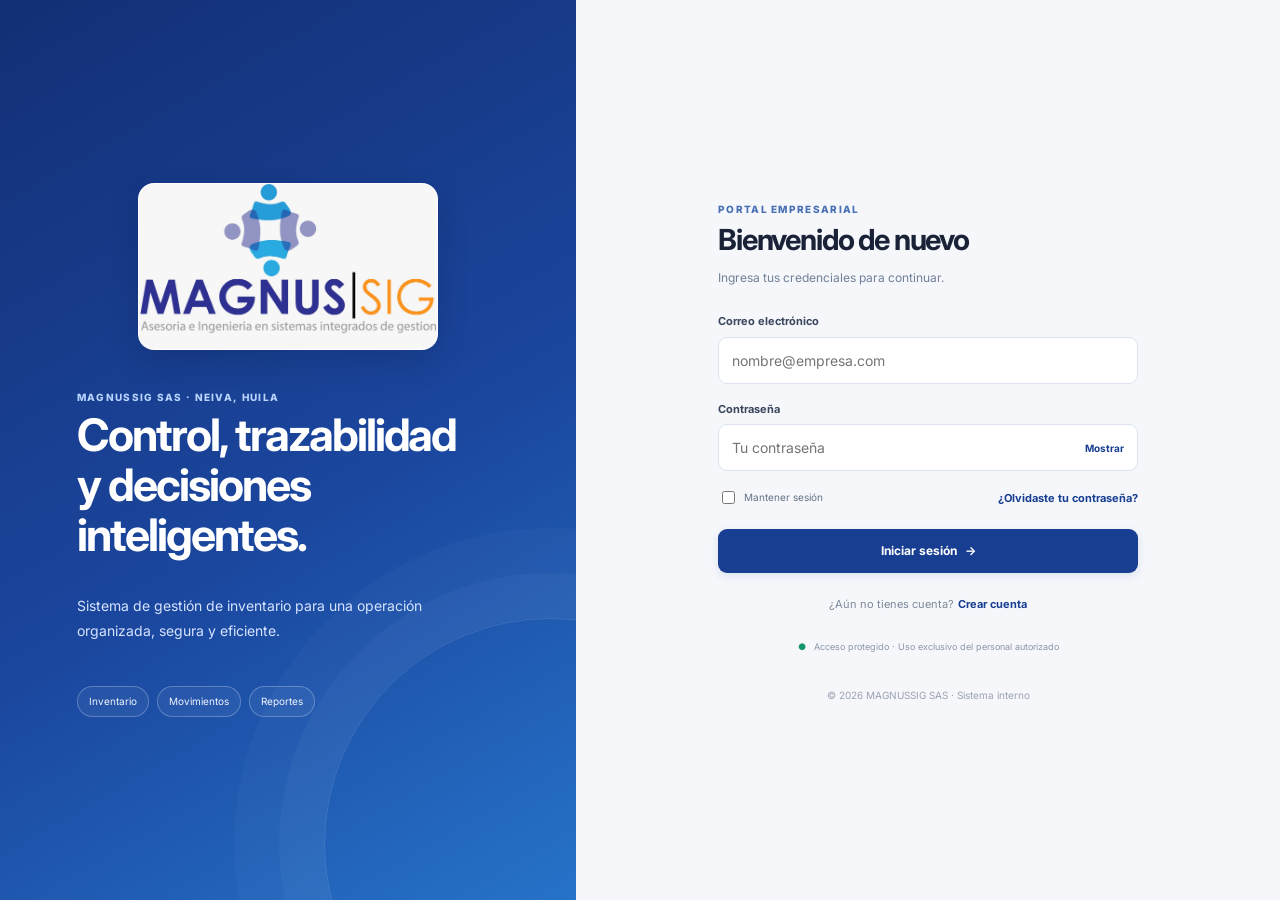
<file: frontend/index.html>
<!doctype html>
<html lang="es"><head><meta charset="utf-8"><meta name="viewport" content="width=device-width,initial-scale=1"><meta name="theme-color" content="#183e91"><title>Inventario | MAGNUSSIG SIG</title><link rel="stylesheet" href="css/styles.css"></head>
<body><div class="app-shell" id="appShell">
<aside class="sidebar" id="sidebar"><div class="brand-lockup"><img src="assets/magnussig-logo.jpeg" alt="MAGNUSSIG SIG" class="sidebar-logo" onerror="this.style.display='none'"></div>
<div class="workspace-label">ESPACIO DE TRABAJO</div><nav class="nav" id="mainNav">
<button class="nav-item active" data-view="dashboard"><span>▦</span>Dashboard</button><button class="nav-item" data-view="productos"><span>◈</span>Productos <em id="navProducts">0</em></button><button class="nav-item" data-view="categorias"><span>▤</span>Categorías</button><button class="nav-item" data-view="movimientos"><span>⇄</span>Movimientos</button><button class="nav-item" data-view="ventas"><span>$</span>Ventas</button><button class="nav-item" data-view="usuarios" id="usersNav"><span>♙</span>Usuarios</button><button class="nav-item" data-view="reportes"><span>▥</span>Reportes</button>
</nav></aside>
<div class="sidebar-scrim" id="sidebarScrim"></div><main class="main-area"><header class="topbar"><button class="icon-button menu-button" id="menuButton" aria-label="Abrir menú">☰</button><div class="breadcrumbs"><span>Administración</span><b>/</b><strong id="breadcrumbTitle">Dashboard</strong></div><div class="topbar-right"><label class="global-search"><span>⌕</span><input id="globalSearch" placeholder="Buscar en el sistema..." aria-label="Buscar en el sistema"><kbd>Ctrl K</kbd></label><div class="topbar-user-menu"><button type="button" class="topbar-user" id="userMenuButton" aria-haspopup="menu" aria-expanded="false"><div class="avatar" id="userAvatar">A</div><div><strong id="topUserName">Administrador</strong><small id="topUserRole">Administrador</small></div><span class="user-menu-chevron">⌄</span></button><div class="user-dropdown" id="userDropdown" role="menu"><button type="button" role="menuitem" data-view-link="configuracion"><span>⚙</span> Configuración</button><button type="button" role="menuitem" id="helpCard"><span>i</span> ¿Necesitas ayuda?</button><button type="button" role="menuitem" class="logout-link" id="logoutBtn"><span>⇥</span> Cerrar sesión</button></div></div></div></header>
<div class="page-content" id="pageContent">
<section class="view active" id="view-dashboard"><div class="page-heading"><div><div class="eyebrow">RESUMEN GENERAL</div><h1>Dashboard</h1><p>Bienvenido, <strong id="welcomeName">Administrador</strong>. Este es el estado actual del inventario.</p></div><div class="heading-actions"><span class="date-chip" id="todayDate"></span><button class="btn btn-primary" data-action="new-movement">＋ Registrar movimiento</button></div></div>
<div class="metric-grid" id="metricGrid"></div><div class="dashboard-grid"><section class="surface-card chart-card"><div class="card-heading"><div><h2>Movimientos de inventario</h2><p>Entradas y salidas recientes</p></div><select id="chartRange" aria-label="Periodo del gráfico"><option value="7">Últimos 7 días</option><option value="30">Últimos 30 días</option></select></div><div class="chart-legend"><span><i class="legend-dot in"></i>Entradas</span><span><i class="legend-dot out"></i>Salidas</span></div><div id="movementChart" class="chart-area"></div></section><section class="surface-card quick-card"><div class="card-heading"><div><h2>Acciones rápidas</h2><p>Accede a tareas habituales</p></div></div><button class="quick-action" data-action="new-product"><span class="quick-icon blue">＋</span><span><b>Agregar producto</b><small>Registrar un artículo nuevo</small></span><span class="arrow">→</span></button><button class="quick-action" data-action="new-movement"><span class="quick-icon green">⇄</span><span><b>Registrar movimiento</b><small>Entrada o salida de stock</small></span><span class="arrow">→</span></button><button class="quick-action" data-action="view-low-stock"><span class="quick-icon amber">!</span><span><b>Revisar stock bajo</b><small>Ver productos que requieren atención</small></span><span class="arrow">→</span></button></section></div>
<section class="surface-card table-card"><div class="card-heading"><div><h2>Productos que requieren atención</h2><p>Inventario agotado o por debajo del mínimo</p></div><button class="btn btn-secondary btn-small" data-view-link="productos">Ver todos →</button></div><div class="table-scroll"><table class="data-table"><thead><tr><th>CÓDIGO</th><th>PRODUCTO</th><th>CATEGORÍA</th><th>STOCK ACTUAL</th><th>STOCK MÍNIMO</th><th>ESTADO</th><th></th></tr></thead><tbody id="attentionBody"></tbody></table></div></section></section>
<section class="view" id="view-productos"><div class="page-heading"><div><div class="eyebrow">CATÁLOGO</div><h1>Productos</h1><p>Administra los artículos y sus niveles de existencias.</p></div><button class="btn btn-primary" data-action="new-product">＋ Nuevo producto</button></div><section class="surface-card"><div class="list-toolbar"><label class="table-search">⌕ <input id="productSearch" placeholder="Buscar por nombre, código o categoría..."></label><select id="productStatusFilter"><option value="activos">Productos activos</option><option value="disponible">Disponible</option><option value="bajo">Stock bajo</option><option value="agotado">Agotado</option><option value="inactivos">Inactivos anteriores</option><option value="todos">Todos los productos</option></select><button class="btn btn-secondary btn-small" id="exportProducts">↓ Exportar CSV</button></div><div class="table-scroll"><table class="data-table"><thead><tr><th>CÓDIGO</th><th>PRODUCTO</th><th>CATEGORÍA</th><th>PRECIO UNITARIO</th><th>STOCK</th><th>STOCK MÍNIMO</th><th>ESTADO</th><th>ACCIONES</th></tr></thead><tbody id="productsBody"></tbody></table></div><div class="table-footer" id="productsFooter"></div></section></section>
<section class="view" id="view-categorias"><div class="page-heading"><div><div class="eyebrow">ORGANIZACIÓN</div><h1>Categorías</h1><p>Busca por categoría o por producto; cada resultado muestra su categoría asociada.</p></div><button class="btn btn-primary" data-action="new-category">＋ Nueva categoría</button></div><section class="surface-card"><div class="list-toolbar"><label class="table-search">⌕ <input id="categorySearch" placeholder="Buscar por nombre de categoría, producto o código..."></label></div><div id="categoryGrid" class="category-grid"></div></section></section>
<section class="view" id="view-movimientos"><div class="page-heading"><div><div class="eyebrow">TRAZABILIDAD</div><h1>Movimientos</h1><p>Consulta y registra entradas, salidas y ajustes de inventario.</p></div><button class="btn btn-primary" data-action="new-movement">＋ Registrar movimiento</button></div><section class="surface-card"><div class="list-toolbar"><label class="table-search">⌕ <input id="movementSearch" placeholder="Buscar producto o referencia..."></label><select id="movementTypeFilter"><option value="">Todos los tipos</option><option value="entrada">Entrada</option><option value="salida">Salida</option><option value="ajuste">Ajuste</option></select></div><div class="table-scroll"><table class="data-table"><thead><tr><th>FECHA</th><th>REFERENCIA</th><th>PRODUCTO</th><th>TIPO</th><th>CANTIDAD</th><th>USUARIO</th><th>OBSERVACIÓN</th></tr></thead><tbody id="movementsBody"></tbody></table></div></section></section>
<section class="view" id="view-ventas"><div class="page-heading"><div><div class="eyebrow">VENTAS</div><h1>Registro de ventas</h1><p>Registra productos, cantidades y forma de pago; el inventario se descuenta automáticamente.</p></div><button class="btn btn-primary" data-action="new-sale">＋ Registrar venta</button></div><section class="surface-card"><div class="list-toolbar"><label class="table-search">⌕ <input id="saleSearch" placeholder="Buscar por referencia, cliente o producto..."></label></div><div class="table-scroll"><table class="data-table"><thead><tr><th>FECHA</th><th>REFERENCIA</th><th>CLIENTE</th><th>PRODUCTOS</th><th>FORMA DE PAGO</th><th>VENDEDOR</th><th>TOTAL</th></tr></thead><tbody id="salesBody"></tbody></table></div></section></section>
<section class="view" id="view-usuarios"><div class="page-heading"><div><div class="eyebrow">ACCESOS</div><h1>Usuarios</h1><p>Las cuentas creadas por empleados o desde el registro quedan pendientes hasta que el super administrador las acepte.</p></div><button class="btn btn-primary" data-action="new-user">＋ Crear usuario</button></div><section class="surface-card"><div class="card-heading user-requests-heading"><div><h2>Solicitudes de acceso</h2><p id="pendingUsersSummary">Cargando solicitudes…</p></div></div><div class="list-toolbar"><label class="table-search">⌕ <input id="userSearch" placeholder="Buscar por nombre o correo..."></label></div><div class="table-scroll"><table class="data-table"><thead><tr><th>USUARIO</th><th>CORREO</th><th>ROL</th><th>ESTADO</th><th>REGISTRO</th><th>ACCIONES</th></tr></thead><tbody id="usersBody"></tbody></table></div></section></section>
<section class="view" id="view-reportes"><div class="page-heading"><div><div class="eyebrow">ANÁLISIS</div><h1>Reportes</h1><p>Indicadores y exportaciones para apoyar las decisiones operativas.</p></div><button class="btn btn-primary" id="exportReport">↓ Exportar inventario</button></div><div class="report-grid" id="reportGrid"></div><section class="surface-card"><div class="card-heading"><div><h2>Resumen del inventario</h2><p>Detalle de existencias, valorización y estado.</p></div></div><div class="table-scroll"><table class="data-table"><thead><tr><th>INDICADOR</th><th>VALOR</th><th>DESCRIPCIÓN</th></tr></thead><tbody id="reportBody"></tbody></table></div></section></section>
<section class="view" id="view-configuracion"><div class="page-heading"><div><div class="eyebrow">PREFERENCIAS</div><h1>Configuración</h1><p>Preferencias de inventario y sesión.</p></div></div><section class="surface-card settings-card"><div class="settings-row"><div><b>Empresa</b><p>MAGNUSSIG SAS · Asesoría e Ingeniería en sistemas integrados de gestión</p></div><span class="setting-value">Neiva, Huila</span></div><div class="settings-row"><div><b>Umbral de stock</b><p>Los productos con existencias iguales o inferiores al mínimo se marcan como stock bajo.</p></div><span class="setting-value">Automático</span></div><div class="settings-row"><div><b>Sesión actual</b><p id="settingsSessionUser">Usuario conectado</p></div><button class="btn btn-secondary btn-small" id="settingsLogout">Cerrar sesión</button></div><div class="settings-row"><div><b>Conexión</b><p>Inventario sincronizado con la base de datos Django.</p></div><span class="status-pill" id="connectionStatus">Comprobando</span></div></section></section>
</div></main></div>
<div class="modal-backdrop" id="modalBackdrop" hidden><section class="modal" role="dialog" aria-modal="true" aria-labelledby="modalTitle"><header class="modal-header"><div><span class="eyebrow" id="modalEyebrow">GESTIÓN</span><h2 id="modalTitle">Formulario</h2></div><button class="icon-button" type="button" id="modalClose" aria-label="Cerrar">×</button></header><form id="modalForm"><div class="modal-body" id="modalBody"></div><footer class="modal-footer" id="modalFooter"><button type="button" class="btn btn-secondary" id="modalCancel">Cancelar</button><button type="submit" class="btn btn-primary" id="modalSubmit">Guardar</button></footer></form></section></div>
<div id="toastRegion" class="toast-region" aria-live="polite" aria-atomic="true"></div><script src="js/app.js"></script></body></html>
</file>
<file: frontend/css/styles.css>
@import url('https://fonts.googleapis.com/css2?family=Inter:wght@400;500;600;700;800&display=swap');
:root{font-family:Inter,system-ui,-apple-system,"Segoe UI",sans-serif;color:#192236;background:#f5f7fb;font-synthesis:none;text-rendering:optimizeLegibility;--navy:#183e91;--navy-dark:#132e70;--blue-soft:#eaf1ff;--green:#16845b;--green-soft:#e6f7ef;--amber:#b86a08;--amber-soft:#fff4db;--red:#c83743;--red-soft:#ffebed;--muted:#718096;--line:#e5e9f1;--surface:#fff;--shadow:0 8px 24px rgba(29,49,87,.05);--radius:15px}*{box-sizing:border-box}body{margin:0;font-size:14px;line-height:1.5}button,input,select,textarea{font:inherit}button{cursor:pointer}button:focus-visible,input:focus-visible,select:focus-visible,textarea:focus-visible{outline:3px solid #8db4ff;outline-offset:2px}button:disabled{opacity:.6;cursor:not-allowed}[hidden]{display:none!important}.app-shell{min-height:100vh;display:grid;grid-template-columns:258px minmax(0,1fr)}.sidebar{height:100vh;position:sticky;top:0;background:#fff;border-right:1px solid var(--line);padding:23px 16px 15px;display:flex;flex-direction:column;z-index:30}.brand-lockup{min-height:91px;padding:0 7px 22px;border-bottom:1px solid var(--line);display:flex;gap:10px;align-items:center}.sidebar-logo{max-width:100%;width:205px;max-height:68px;object-fit:contain;object-position:left center}.brand-fallback{display:flex;flex-direction:column;gap:3px}.brand-fallback b{font-size:16px;color:var(--navy);letter-spacing:.04em}.brand-fallback small{font-size:11px;color:var(--muted)}.workspace-label{font-size:10px;font-weight:700;letter-spacing:.12em;color:#98a3b5;margin:23px 10px 9px}.nav{display:grid;gap:4px}.nav-item{width:100%;border:0;background:transparent;color:#5b667a;display:flex;align-items:center;gap:13px;text-align:left;padding:11px 12px;border-radius:10px;font-weight:500;transition:background .15s,color .15s}.nav-item>span:first-child{width:20px;text-align:center;font-size:19px}.nav-item:hover{background:#f3f6fc;color:var(--navy)}.nav-item.active{background:#eaf1ff;color:var(--navy);font-weight:700}.nav-item em{margin-left:auto;font-style:normal;border-radius:7px;background:#fff;padding:1px 7px;font-size:11px}.sidebar-bottom{margin-top:auto}.help-card{margin:12px 2px 16px;padding:12px 10px;background:#f6f8fc;border-radius:12px;display:flex;gap:9px;align-items:flex-start}.help-icon{width:23px;height:23px;border-radius:50%;display:grid;place-items:center;background:#e3ebfc;color:var(--navy);font-weight:800;flex:none}.help-card div:last-child{display:grid;gap:3px}.help-card strong{font-size:11px}.help-card small{font-size:10px;line-height:1.45;color:var(--muted)}.logout-link{color:#b43b47}.main-area{min-width:0}.topbar{height:72px;position:sticky;top:0;z-index:15;background:rgba(255,255,255,.95);backdrop-filter:blur(10px);border-bottom:1px solid var(--line);padding:0 30px;display:flex;align-items:center;gap:20px}.breadcrumbs{display:flex;align-items:center;gap:11px;color:#8a95a7;font-size:12px;white-space:nowrap}.breadcrumbs b{color:#c2c9d4;font-weight:400}.breadcrumbs strong{color:#27354e;font-weight:700}.topbar-right{margin-left:auto;display:flex;align-items:center;gap:17px;min-width:0}.global-search{height:39px;width:min(300px,28vw);min-width:190px;display:flex;align-items:center;gap:9px;border:1px solid #e1e6ef;border-radius:10px;padding:0 10px;color:#8490a2}.global-search input{border:0;outline:0;min-width:0;width:100%;background:transparent;color:#344054;font-size:12px}.global-search kbd{font-size:10px;white-space:nowrap;background:#f5f7fa;padding:3px 5px;border-radius:4px}.icon-button{position:relative;width:38px;height:38px;border:0;background:transparent;border-radius:10px;color:#667287;font-size:20px}.icon-button:hover{background:#f1f4f9}.notification-button i{position:absolute;width:6px;height:6px;background:#e05260;border:1px solid white;border-radius:50%;top:8px;right:8px}.topbar-user{display:flex;align-items:center;gap:9px;border-left:1px solid var(--line);padding-left:17px;min-width:135px}.avatar{width:36px;height:36px;border-radius:50%;display:grid;place-items:center;background:#e6edff;color:var(--navy);font-size:12px;font-weight:800;flex:none}.topbar-user>div:last-child{display:grid;line-height:1.25;gap:4px;min-width:0}.topbar-user strong{font-size:12px;max-width:155px;overflow:hidden;text-overflow:ellipsis;white-space:nowrap}.topbar-user small{font-size:10px;color:var(--muted)}.menu-button{display:none}.topbar-user-menu{position:relative}.topbar-user>div:nth-last-child(2){display:grid;line-height:1.15;gap:2px}.topbar-user>div:nth-last-child(2) strong{font-size:12px}.topbar-user>div:nth-last-child(2) small{font-size:10px;line-height:1.15;white-space:nowrap}.status-pending{background:#fff4db;color:#9a5d08;border-color:#f1d79a}.topbar-user{border-left:1px solid var(--line);border-top:0;border-right:0;border-bottom:0;background:transparent;padding:0 0 0 17px;min-width:135px;color:inherit;text-align:left}.topbar-user:hover strong{color:var(--navy)}.user-menu-chevron{color:#8490a2;font-size:13px;margin-left:auto;transition:transform .15s}.topbar-user-menu.open .user-menu-chevron{transform:rotate(180deg)}.user-dropdown{position:absolute;top:calc(100% + 13px);right:0;width:220px;padding:7px;background:#fff;border:1px solid var(--line);border-radius:12px;box-shadow:0 14px 35px rgba(25,37,54,.14);display:none;z-index:50}.topbar-user-menu.open .user-dropdown{display:grid}.user-dropdown button{border:0;background:transparent;color:#5b667a;display:flex;align-items:center;gap:12px;padding:11px 12px;border-radius:8px;text-align:left;font-weight:500}.user-dropdown button span{width:18px;text-align:center;font-size:18px;color:#7f8ca0}.user-dropdown button:hover{background:#f3f6fc;color:#263a67}.user-dropdown button.logout-link{color:#b43b47}.page-content{padding:30px;max-width:1700px;margin:auto}.view{display:none}.view.active{display:block;animation:fadein .2s ease}@keyframes fadein{from{opacity:.6;transform:translateY(3px)}to{opacity:1;transform:none}}.page-heading{display:flex;align-items:flex-end;justify-content:space-between;gap:20px;margin-bottom:25px}.eyebrow{font-size:10px;letter-spacing:.13em;font-weight:800;color:var(--navy);margin-bottom:5px}.page-heading h1{font-size:28px;letter-spacing:-.035em;margin:0 0 5px;color:#19253c}.page-heading p{margin:0;color:var(--muted);font-size:12px}.page-heading p strong{color:#43516a}.heading-actions{display:flex;flex-direction:column;align-items:flex-end;gap:10px}.date-chip{border:1px solid var(--line);background:#fff;border-radius:9px;padding:7px 12px;font-size:11px;color:#68758b}.btn{border:1px solid transparent;border-radius:9px;padding:10px 15px;font-weight:700;font-size:12px;display:inline-flex;align-items:center;justify-content:center;gap:8px;transition:transform .12s,background .12s}.btn:active{transform:translateY(1px)}.btn-primary{background:var(--navy);color:#fff;box-shadow:0 3px 8px rgba(24,62,145,.12)}.btn-primary:hover{background:var(--navy-dark)}.btn-secondary{background:#fff;color:#40516e;border-color:#dfe5ef}.btn-secondary:hover{background:#f7f9fd}.btn-danger{background:#fff0f1;color:#bd3540;border-color:#f5d1d5}.btn-small{padding:7px 10px;font-size:11px}.btn-full{width:100%;padding:12px}.metric-grid{display:grid;grid-template-columns:repeat(4,minmax(0,1fr));gap:15px;margin-bottom:20px}.metric-card{background:#fff;border:1px solid var(--line);border-radius:var(--radius);padding:18px;box-shadow:var(--shadow);min-width:0}.metric-top{display:flex;justify-content:space-between;align-items:flex-start;gap:10px;color:#6b778c;font-size:11px}.metric-icon{width:36px;height:36px;display:grid;place-items:center;border-radius:11px;font-size:17px;flex:none}.metric-icon.blue{background:#eaf1ff;color:#2861d7}.metric-icon.green{background:var(--green-soft);color:var(--green)}.metric-icon.amber{background:var(--amber-soft);color:var(--amber)}.metric-icon.red{background:var(--red-soft);color:var(--red)}.metric-value{font-size:30px;font-weight:800;letter-spacing:-.05em;margin:10px 0 2px;color:#1b2941}.metric-foot{font-size:10px;color:#8590a2}.dashboard-grid{display:grid;grid-template-columns:minmax(0,1.75fr) minmax(290px,1fr);gap:17px;margin-bottom:20px}.surface-card{background:#fff;border:1px solid var(--line);border-radius:var(--radius);box-shadow:var(--shadow);min-width:0;overflow:hidden}.chart-card,.quick-card{padding:20px}.card-heading{display:flex;align-items:center;justify-content:space-between;gap:16px;margin-bottom:17px}.card-heading h2{margin:0 0 4px;font-size:14px;color:#25334b;letter-spacing:-.015em}.card-heading p{margin:0;font-size:11px;color:#8a95a7}.card-heading select,.list-toolbar select{border:1px solid var(--line);background:#fff;color:#56647b;border-radius:8px;padding:8px;font-size:11px;max-width:100%}.chart-legend{display:flex;gap:17px;font-size:10px;color:#718096}.legend-dot{display:inline-block;width:7px;height:7px;border-radius:50%;margin-right:6px}.legend-dot.in{background:#2a68df}.legend-dot.out{background:#f5a623}.chart-area{min-height:215px;padding-top:9px;overflow:hidden}.chart-area svg{width:100%;height:auto;display:block;min-width:400px}.quick-card{display:flex;flex-direction:column}.quick-action{display:flex;align-items:center;gap:11px;padding:12px 3px;border:0;border-top:1px solid #f0f2f6;background:white;text-align:left;color:inherit}.quick-action:hover .arrow{transform:translateX(3px);color:var(--navy)}.quick-icon{width:35px;height:35px;border-radius:10px;display:grid;place-items:center;font-size:18px;flex:none}.quick-icon.blue{background:#eaf1ff;color:#2861d7}.quick-icon.green{background:var(--green-soft);color:var(--green)}.quick-icon.amber{background:var(--amber-soft);color:var(--amber)}.quick-action>span:nth-child(2){display:grid;gap:3px;min-width:0}.quick-action b{font-size:11px}.quick-action small{font-size:10px;color:#8a95a7}.quick-action .arrow{margin-left:auto;color:#9ba5b5;font-size:18px;transition:transform .15s}.table-card{padding-top:20px}.table-card>.card-heading{padding:0 20px}.table-scroll{width:100%;overflow:auto}.data-table{width:100%;border-collapse:collapse;text-align:left;white-space:nowrap}.data-table th{font-size:9px;letter-spacing:.07em;color:#8b96a8;background:#fafbfe;font-weight:800;padding:12px 16px;border-top:1px solid #edf0f5;border-bottom:1px solid #edf0f5}.data-table td{padding:13px 16px;border-bottom:1px solid #eef1f5;font-size:11px;color:#536078}.data-table tbody tr:last-child td{border-bottom:0}.data-table tbody tr:hover{background:#fbfcff}.data-table td b{color:#293852}.code-pill{font-size:10px;font-weight:700;color:#496084;background:#f0f4fb;border-radius:5px;padding:4px 6px}.status-pill,.type-pill{display:inline-flex;align-items:center;gap:5px;padding:4px 8px;border-radius:30px;font-size:10px;font-weight:700}.status-pill:before{content:'';width:5px;height:5px;border-radius:50%;background:currentColor}.status-available{background:var(--green-soft);color:#13784f}.status-low{background:var(--amber-soft);color:#9c600d}.status-out{background:var(--red-soft);color:#b6323f}.status-active{background:var(--green-soft);color:#13784f}.status-inactive{background:#eef1f6;color:#6e7787}.type-in{background:var(--green-soft);color:#13784f}.type-out{background:var(--red-soft);color:#b6323f}.type-adjust{background:var(--blue-soft);color:#315bb1}.table-actions{display:flex;gap:5px}.table-actions button{padding:5px 7px;border:1px solid var(--line);background:#fff;border-radius:6px;color:#5b6c85;font-size:10px}.table-actions button:hover{border-color:#9fb6eb;color:var(--navy)}.empty-row{text-align:center!important;padding:32px!important;color:#8b96a8!important}.list-toolbar{display:flex;gap:10px;align-items:center;flex-wrap:wrap;padding:17px 18px;border-bottom:1px solid #eef1f5}.table-search{display:flex;align-items:center;gap:8px;border:1px solid var(--line);border-radius:8px;padding:0 10px;height:36px;flex:1;min-width:200px;color:#8b96a8}.table-search input{border:0;outline:0;min-width:0;width:100%;font:inherit;font-size:11px}.table-footer{padding:12px 18px;border-top:1px solid #edf0f5;font-size:10px;color:#8b96a8}.category-grid{display:grid;grid-template-columns:repeat(3,minmax(0,1fr));gap:14px;padding:18px}.category-card{padding:18px;border:1px solid var(--line);border-radius:12px;display:flex;align-items:flex-start;gap:13px}.category-icon{height:42px;width:42px;border-radius:12px;display:grid;place-items:center;background:#edf2ff;color:var(--navy);font-size:20px;flex:none}.category-card h3{margin:0 0 3px;font-size:13px}.category-card p{margin:0;color:var(--muted);font-size:10px}.category-card .count{font-size:11px;font-weight:700;color:#53617a;margin-top:10px}.report-grid{display:grid;grid-template-columns:repeat(3,minmax(0,1fr));gap:15px;margin-bottom:19px}.report-tile{padding:19px;background:#fff;border:1px solid var(--line);border-radius:var(--radius)}.report-tile span{color:var(--muted);font-size:11px}.report-tile strong{display:block;font-size:25px;margin:7px 0}.report-tile small{color:#8d97a6;font-size:10px}.settings-card{padding:0 22px}.settings-row{display:flex;align-items:center;justify-content:space-between;gap:20px;padding:19px 0;border-bottom:1px solid #edf0f5}.settings-row:last-child{border-bottom:0}.settings-row b{font-size:12px}.settings-row p{margin:4px 0 0;color:var(--muted);font-size:11px}.setting-value{font-size:11px;background:#f4f6fa;padding:6px 9px;border-radius:7px;white-space:nowrap}.modal-backdrop{position:fixed;inset:0;background:rgba(14,27,52,.48);display:grid;place-items:center;padding:20px;z-index:80;overflow:auto}.modal{width:min(600px,100%);max-height:calc(100vh - 40px);overflow:auto;background:white;border-radius:16px;box-shadow:0 24px 80px rgba(7,22,51,.24)}.modal-header{display:flex;align-items:center;justify-content:space-between;padding:20px 24px;border-bottom:1px solid var(--line)}.modal-header h2{margin:0;font-size:19px}.modal-header .eyebrow{margin-bottom:3px}.modal-body{padding:22px 24px;display:grid;grid-template-columns:repeat(2,minmax(0,1fr));gap:15px}.form-field{display:flex;flex-direction:column;gap:6px;min-width:0}.form-field.full{grid-column:1/-1}.form-field label{font-size:11px;font-weight:700;color:#46536a}.form-field input,.form-field select,.form-field textarea{width:100%;min-width:0;padding:10px 11px;border:1px solid #dfe5ef;border-radius:8px;color:#29364c;background:#fff}.form-field textarea{min-height:75px;resize:vertical}.form-field small{color:var(--muted);font-size:10px}.modal-footer{padding:14px 24px 20px;display:flex;justify-content:flex-end;gap:8px;border-top:1px solid #edf0f5}.toast-region{position:fixed;right:20px;bottom:20px;z-index:100;display:grid;gap:9px}.toast{background:#172842;color:#fff;border-radius:10px;padding:12px 15px;box-shadow:0 10px 35px #1728422b;font-size:12px;max-width:min(360px,calc(100vw - 40px));animation:fadein .18s ease}.toast.success{background:#126343}.toast.error{background:#a92935}.toast.info{background:#1e4b9e}.login-body{background:#f5f7fb;min-height:100vh}.login-layout{min-height:100vh;display:grid;grid-template-columns:minmax(360px,.9fr) minmax(440px,1.1fr)}.login-brand-panel{background:linear-gradient(150deg,#132f75 0%,#1b479f 57%,#2673c9 100%);padding:55px clamp(30px,6vw,100px);display:flex;flex-direction:column;justify-content:center;color:white;position:relative;overflow:hidden}.login-brand-panel:after{content:'';position:absolute;width:450px;height:450px;border-radius:50%;border:1px solid #ffffff20;right:-200px;bottom:-170px;box-shadow:0 0 0 45px #ffffff08,0 0 0 90px #ffffff06}.login-brand-logo{width:min(100%,330px);max-height:135px;object-fit:contain;object-position:left center;background:white;border-radius:12px;padding:10px;margin-bottom:40px}.brand-monogram{width:54px;height:54px;display:grid;place-items:center;border-radius:15px;background:#ffffff18;border:1px solid #ffffff30;font-weight:800;font-size:18px;letter-spacing:.08em;margin-bottom:30px}.login-brand-panel .eyebrow{color:#b8d4ff}.login-brand-panel h1{font-size:clamp(29px,3.5vw,48px);line-height:1.12;letter-spacing:-.045em;margin:0 0 19px;position:relative;z-index:1}.brand-copy{font-size:14px;line-height:1.8;color:#d6e4ff;max-width:440px;position:relative;z-index:1}.brand-pills{display:flex;gap:8px;flex-wrap:wrap;margin-top:28px}.brand-pills span{border:1px solid #ffffff40;background:#ffffff0d;border-radius:30px;padding:7px 11px;font-size:10px;color:#f0f5ff}.login-panel{display:flex;flex-direction:column;align-items:center;justify-content:center;padding:40px 28px}.login-card{width:min(420px,100%)}.login-heading{margin-bottom:26px}.login-heading .eyebrow{color:#4970b3}.login-heading h2{font-size:29px;letter-spacing:-.04em;margin:0 0 7px}.login-heading p,.form-help{font-size:12px;color:var(--muted);margin:0;line-height:1.6}.field{display:grid;gap:7px;margin-bottom:17px}.field label{font-size:11px;font-weight:700;color:#39465b}.field input{width:100%;border:1px solid #dce3ee;border-radius:9px;padding:12px 13px;background:#fff;color:#1c2940;outline:none}.field input:focus{border-color:#507bd4;box-shadow:0 0 0 3px #507bd41c}.password-wrap{position:relative}.password-wrap input{padding-right:82px}.password-toggle{position:absolute;right:5px;top:50%;transform:translateY(-50%);border:0;border-radius:6px;background:transparent;color:var(--navy);padding:6px 9px;font-size:10px;font-weight:700}.login-options{display:flex;align-items:center;justify-content:space-between;gap:8px;margin:1px 0 22px;font-size:10px}.remember{display:flex;align-items:center;gap:6px;color:#667287}.remember input{accent-color:var(--navy)}.text-button{border:0;padding:0;background:none;color:var(--navy);font-size:11px;font-weight:700}.text-button:hover{text-decoration:underline}.auth-footer{margin-top:23px;text-align:center;font-size:11px;color:#7d8798}.auth-footer .text-button{margin-left:4px}.security-note{text-align:center;color:#8b96a8;font-size:9px;margin:27px 0 0}.security-note span{color:#15956a;margin-right:5px}.login-panel footer{margin-top:35px;font-size:10px;color:#9aa3b1;text-align:center}.alert{padding:11px 12px;border-radius:8px;margin-bottom:15px;font-size:11px;background:#ffebed;color:#b52e3b;border:1px solid #f5cdd1}.alert.success{background:#e6f7ef;color:#126a49;border-color:#c6ecd9}.alert.info{background:#eaf1ff;color:#214b9f;border-color:#d1e0ff}
@media(max-width:1150px){.app-shell{grid-template-columns:230px minmax(0,1fr)}.page-content{padding:23px}.topbar{padding:0 22px;gap:12px}.topbar-right{gap:10px}.dashboard-grid{grid-template-columns:minmax(0,1.4fr) minmax(260px,1fr)}.metric-card{padding:14px}.global-search{min-width:150px}.sidebar-logo{width:185px}}
@media(max-width:900px){.app-shell{grid-template-columns:1fr}.sidebar{position:fixed;left:0;top:0;bottom:0;height:100dvh;width:260px;transform:translateX(-105%);transition:transform .2s ease;box-shadow:0 0 35px #13244318}.app-shell.menu-open .sidebar{transform:translateX(0)}.sidebar-scrim{display:none;position:fixed;inset:0;background:#0e1b3470;z-index:25}.app-shell.menu-open .sidebar-scrim{display:block}.menu-button{display:inline-block}.breadcrumbs{display:none}.topbar{height:65px;padding:0 16px}.page-content{padding:22px 17px}.dashboard-grid{grid-template-columns:1fr}.login-layout{grid-template-columns:.8fr 1.2fr}.login-brand-panel{padding:35px}.brand-pills{gap:5px}}
@media(max-width:620px){.topbar-right{gap:5px}.global-search{width:38px;min-width:38px;padding:0 9px;border:0;background:#f4f6fb}.global-search input,.global-search kbd{display:none}.topbar-user{padding-left:8px;min-width:0;border:0}.topbar-user>div:last-child{display:none}.topbar-user .avatar{width:33px;height:33px}.topbar{gap:8px}.page-heading{align-items:flex-start;flex-direction:column}.heading-actions{align-items:flex-start;flex-direction:row;flex-wrap:wrap}.metric-grid{grid-template-columns:repeat(2,minmax(0,1fr));gap:9px}.metric-card{padding:13px}.metric-top{font-size:10px}.metric-value{font-size:25px}.metric-icon{height:30px;width:30px}.chart-card,.quick-card{padding:15px}.card-heading{align-items:flex-start}.category-grid,.report-grid{grid-template-columns:1fr}.modal-body{grid-template-columns:1fr;padding:17px}.form-field.full{grid-column:auto}.modal-header{padding:17px}.modal-footer{padding:13px 17px 17px}.login-layout{grid-template-columns:1fr}.login-brand-panel{padding:27px 24px 30px;min-height:260px}.login-brand-logo{max-width:230px;max-height:75px;margin-bottom:20px}.brand-monogram{display:none}.login-brand-panel h1{font-size:30px}.brand-copy{font-size:12px}.brand-pills{margin-top:15px}.login-panel{padding:34px 22px}.login-heading h2{font-size:25px}.login-panel footer{margin-top:25px}.settings-row{align-items:flex-start;flex-direction:column;gap:10px}.list-toolbar{padding:12px}.table-search{min-width:100%}.page-heading h1{font-size:25px}}
@media(prefers-reduced-motion:reduce){*,*:before,*:after{animation-duration:.01ms!important;transition-duration:.01ms!important;scroll-behavior:auto!important}}
#view-usuarios .user-requests-heading{padding:18px 18px 0;margin-bottom:0}

/* FIX DE DISTRIBUCIÓN: asegura que el contenido principal ocupe el ancho disponible */
html, body { width: 100%; min-height: 100%; }
.app-shell { width: 100%; grid-template-columns: 258px minmax(0, 1fr); }
.main-area { width: 100%; min-width: 0; }
.topbar { width: 100%; min-width: 0; }
.page-content { width: 100%; min-width: 0; max-width: none; margin: 0; }
@media (max-width: 900px) {
  .app-shell { grid-template-columns: minmax(0, 1fr); }
  .main-area { grid-column: 1; }
  .page-content { padding: 22px 17px; }
} 
@media (max-width: 900px) {
  .sidebar { position: fixed; inset: 0 auto 0 0; width: min(280px, 85vw); height: 100vh; transform: translateX(-105%); transition: transform .2s ease; }
  .app-shell.menu-open .sidebar { transform: translateX(0); }
  .sidebar-scrim { display: none; position: fixed; inset: 0; z-index: 25; background: rgba(16, 28, 49, .42); }
  .app-shell.menu-open .sidebar-scrim { display: block; }
  .menu-button { display: inline-grid; place-items: center; flex: none; }
  .dashboard-grid { grid-template-columns: minmax(0, 1fr); }
  .page-heading { align-items: flex-start; }
}
.page-content .metric-grid { grid-template-columns: repeat(5, minmax(0, 1fr)); }
.error-row { color: #b42332; background: #fff4f4; padding: 12px !important; text-align: left; }
@media (max-width: 1200px) {
  .page-content .metric-grid { grid-template-columns: repeat(3, minmax(0, 1fr)); }
}
@media (max-width: 650px) {
  .page-content .metric-grid { grid-template-columns: repeat(2, minmax(0, 1fr)); }
  .topbar { padding: 0 14px; gap: 8px; }
  .global-search { min-width: 0; width: 34vw; }
  .global-search kbd, .notification-button { display: none; }
  .breadcrumbs > span, .breadcrumbs > b { display: none; }
  .topbar-user { min-width: 0; padding-left: 7px; }
  .topbar-user > div:last-child { display: none; }
}

.app-shell { grid-template-columns: 278px minmax(0, 1fr); }
.sidebar-scrim { display: none; }
.main-area { grid-column: 2; }
.sidebar { padding: 22px 15px 15px; }
.brand-lockup { min-width: 0; gap: 10px; padding: 0 7px 20px; }
.sidebar-logo { width: 130px; max-width: 58%; flex: 0 0 130px; }
.brand-fallback { min-width: 0; }
.nav { gap: 5px; }
.nav-item { padding: 14px 13px; border-radius: 11px; }
.nav-item.active { box-shadow: inset 3px 0 #2a68df; }
.help-card { margin: 12px 0 15px; padding: 13px 11px; }

@media (max-width: 1150px) {
  .app-shell { grid-template-columns: 230px minmax(0, 1fr); }
  .sidebar-logo { width: 96px; max-width: 48%; flex-basis: 96px; }
}

@media (max-width: 900px) {
  .app-shell { grid-template-columns: minmax(0, 1fr); }
  .main-area { grid-column: 1; }
  .sidebar-logo { width: 130px; max-width: 58%; flex-basis: 130px; }
}

.help-card {
  width: calc(100% - 4px);
  border: 0;
  color: inherit;
  text-align: left;
  cursor: pointer;
}
.help-card:hover { background: #edf2fc; }
.help-copy { display: grid; gap: 3px; }
.help-copy strong { font-size: 11px; }
.help-copy small { font-size: 10px; line-height: 1.45; color: var(--muted); }
.category-matches { display: grid; gap: 8px; margin-top: 12px; }
.category-match { display: grid; gap: 2px; border-left: 3px solid #2a68df; background: #f6f8fc; border-radius: 5px; padding: 8px 10px; font-size: 11px; }
.category-match span,.category-match small { color: var(--muted); }
.form-grid { display: grid; grid-template-columns: repeat(2,minmax(0,1fr)); gap: 12px; align-items: end; }
.sale-cart { margin-top: 22px; }
.sale-cart h3 { margin: 0 0 10px; font-size: 14px; }
.sale-cart-line { display: grid; grid-template-columns: minmax(0,1fr) auto auto; gap: 12px; align-items: center; border-bottom: 1px solid var(--line); padding: 9px 0; }
.sale-cart-line>span { display: grid; }
.sale-cart-line small { color: var(--muted); }
.sale-total { display: flex; justify-content: space-between; padding-top: 14px; font-weight: 700; }
.help-center { display: grid; grid-template-columns: minmax(190px, .8fr) minmax(0, 1.6fr); min-height: 390px; gap: 18px; }
.help-inbox { border-right: 1px solid var(--line); padding-right: 12px; overflow-y: auto; }
.help-inbox h3,.help-chat-heading h3,.help-compose h3 { margin: 12px 0; font-size: 14px; }
.help-ticket { width: 100%; display: grid; gap: 3px; border: 1px solid var(--line); background: white; color: inherit; border-radius: 8px; padding: 10px; text-align: left; margin-bottom: 7px; }
.help-ticket.selected { border-color: #8db4ff; background: var(--blue-soft); }
.help-ticket small,.help-chat-heading small { color: var(--muted); }
.help-conversation { display: flex; flex-direction: column; min-width: 0; }
.help-chat-heading { display: flex; justify-content: space-between; align-items: flex-start; gap: 8px; }
.help-chat-heading h3 { margin-top: 0; }
.help-messages { display: grid; gap: 9px; overflow-y: auto; max-height: 280px; padding: 4px 5px; }
.help-message { max-width: 88%; border-radius: 10px; padding: 10px 12px; background: #f2f5fa; }
.help-message.admin-message { justify-self: end; background: var(--blue-soft); }
.help-message p { margin: 5px 0; white-space: pre-wrap; overflow-wrap: anywhere; }
.help-message small { color: var(--muted); }
.help-reply,.help-compose { display: grid; gap: 9px; margin-top: 14px; }
.help-reply textarea,.help-compose textarea,.help-compose input { width: 100%; border: 1px solid var(--line); border-radius: 8px; padding: 10px; resize: vertical; }
.help-compose label { font-weight: 600; font-size: 12px; }
.help-closed,.help-placeholder { color: var(--muted); padding: 20px 8px; }
@media (max-width: 650px) {
  .help-center { grid-template-columns: minmax(0,1fr); }
  .help-inbox { border-right: 0; border-bottom: 1px solid var(--line); padding: 0 0 12px; max-height: 160px; }
  .form-grid { grid-template-columns: minmax(0,1fr); }
  .sale-cart-line { grid-template-columns: minmax(0,1fr) auto; }
  .sale-cart-line button { grid-column: 1 / -1; justify-self: start; }
}
.metric-value-inventory { font-size: clamp(17px, 1.65vw, 23px); letter-spacing: -.045em; overflow-wrap: anywhere; }
.brand-lockup { min-height: 120px; justify-content: center; }
.sidebar-logo { width: 100%; max-width: 100%; max-height: 100px; flex: 0 1 100%; object-position: center; }
</file>
<file: frontend/css/login.css>
/* La vista de autenticación reutiliza la identidad y variables de styles.css. */
.login-brand-logo {
  display: block;
  width: min(100%, 300px);
  max-width: 100%;
  height: auto;
  max-height: none;
  margin: 0 auto 30px;
  padding: 0;
  object-fit: contain;
  object-position: center;
  background: #fff;
  border: 1px solid rgba(255, 255, 255, 0.55);
  border-radius: 16px;
  box-shadow: 0 12px 30px rgba(8, 24, 60, 0.2);
}

.field select {
  width: 100%;
  border: 1px solid #dce3ee;
  border-radius: 9px;
  padding: 12px 13px;
  background: #fff;
  color: #1c2940;
}

.field select:focus {
  border-color: #507bd4;
  box-shadow: 0 0 0 3px #507bd41c;
}
</file>
